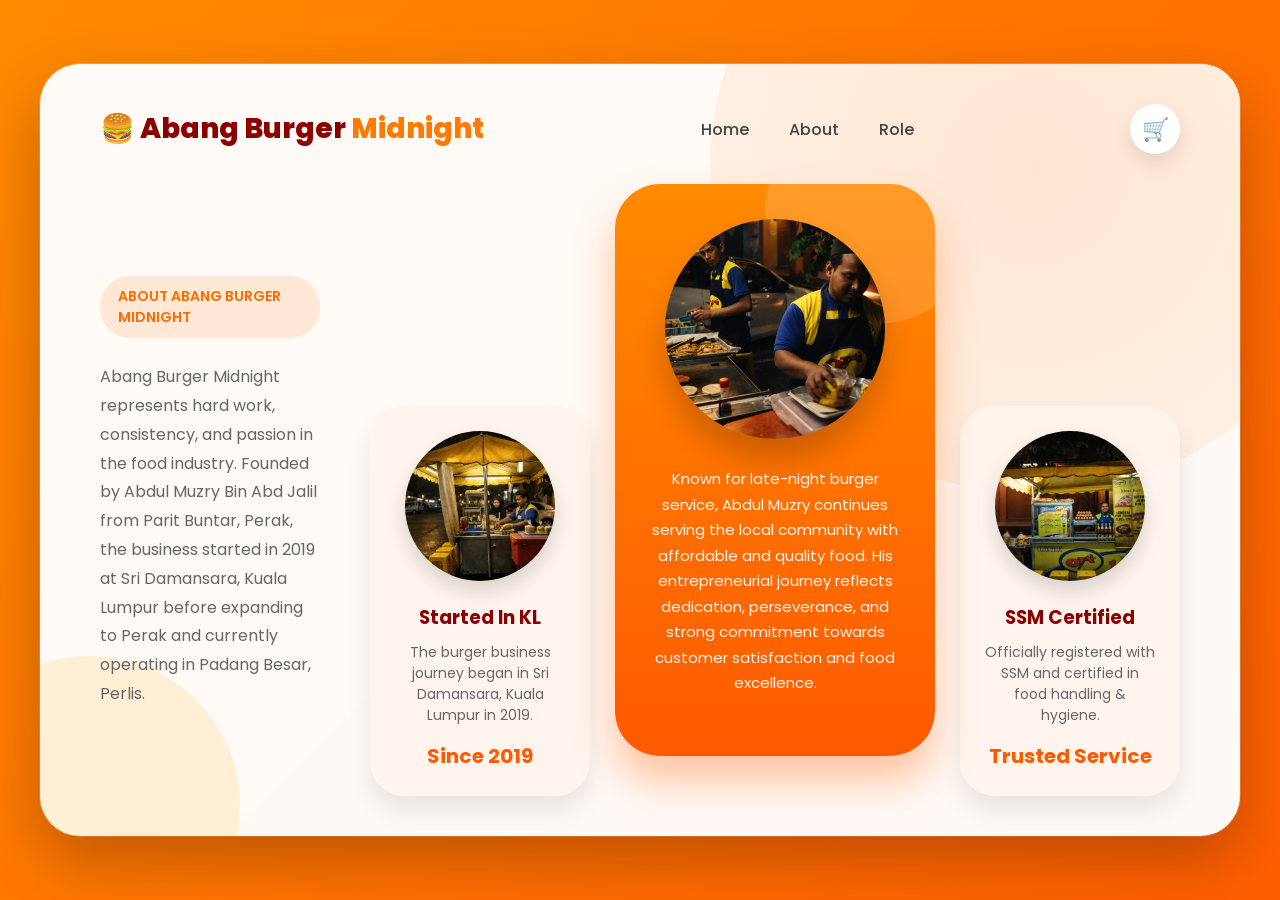
<file: about.html>
<!DOCTYPE html>
<html lang="en">
<head>
  <meta charset="UTF-8">
  <meta name="viewport" content="width=device-width, initial-scale=1.0">
  <title>About | Abang Burger Midnight</title>

  <link rel="stylesheet" href="about.css">

  <link rel="preconnect" href="https://fonts.googleapis.com">
  <link rel="preconnect" href="https://fonts.gstatic.com" crossorigin>

  <link href="https://fonts.googleapis.com/css2?family=Poppins:wght@300;400;500;600;700;800&display=swap" rel="stylesheet">
</head>
<body>

  <section class="about-wrapper">

    <!-- NAVBAR -->
    <header>

      <div class="logo">
        🍔 Abang Burger <span>Midnight</span>
      </div>

       <nav>
      <a href="index.html">Home</a>
      <a href="about.html">About</a>
      <a href="role.html">Role</a>
    </nav>

      <div class="icons">
        🛒
      </div>

    </header>

    <div class="hero-section">

      <div class="left-text">

        <span class="tag">ABOUT ABANG BURGER MIDNIGHT</span>

        <p>
          Abang Burger Midnight represents hard work, consistency, and passion in the food industry. Founded by Abdul Muzry Bin Abd Jalil from Parit Buntar, Perak, the business started in 2019 at Sri Damansara, Kuala Lumpur before expanding to Perak and currently operating in Padang Besar, Perlis.
        </p>

      </div>

      <div class="burger-showcase">

        <!-- LEFT CARD -->
        <div class="small-card">

          <img src="images/burger2.jpg">

          <h3>Started In KL</h3>

          <p>
            The burger business journey began in Sri Damansara, Kuala Lumpur in 2019.
          </p>

          <span>Since 2019</span>

        </div>

        <div class="main-card">

          <div class="glow"></div>

          <img src="images/burger3.jpg">

          <p>
            Known for late-night burger service, Abdul Muzry continues serving the local community with affordable and quality food. His entrepreneurial journey reflects dedication, perseverance, and strong commitment towards customer satisfaction and food excellence.
          </p>

        </div>

        <div class="small-card">

          <img src="images/burger4.jpg">

          <h3>SSM Certified</h3>

          <p>
            Officially registered with SSM and certified in food handling & hygiene.
          </p>

          <span>Trusted Service</span>

        </div>

      </div>

    </div>

  </section>

</body>
</html>
</file>
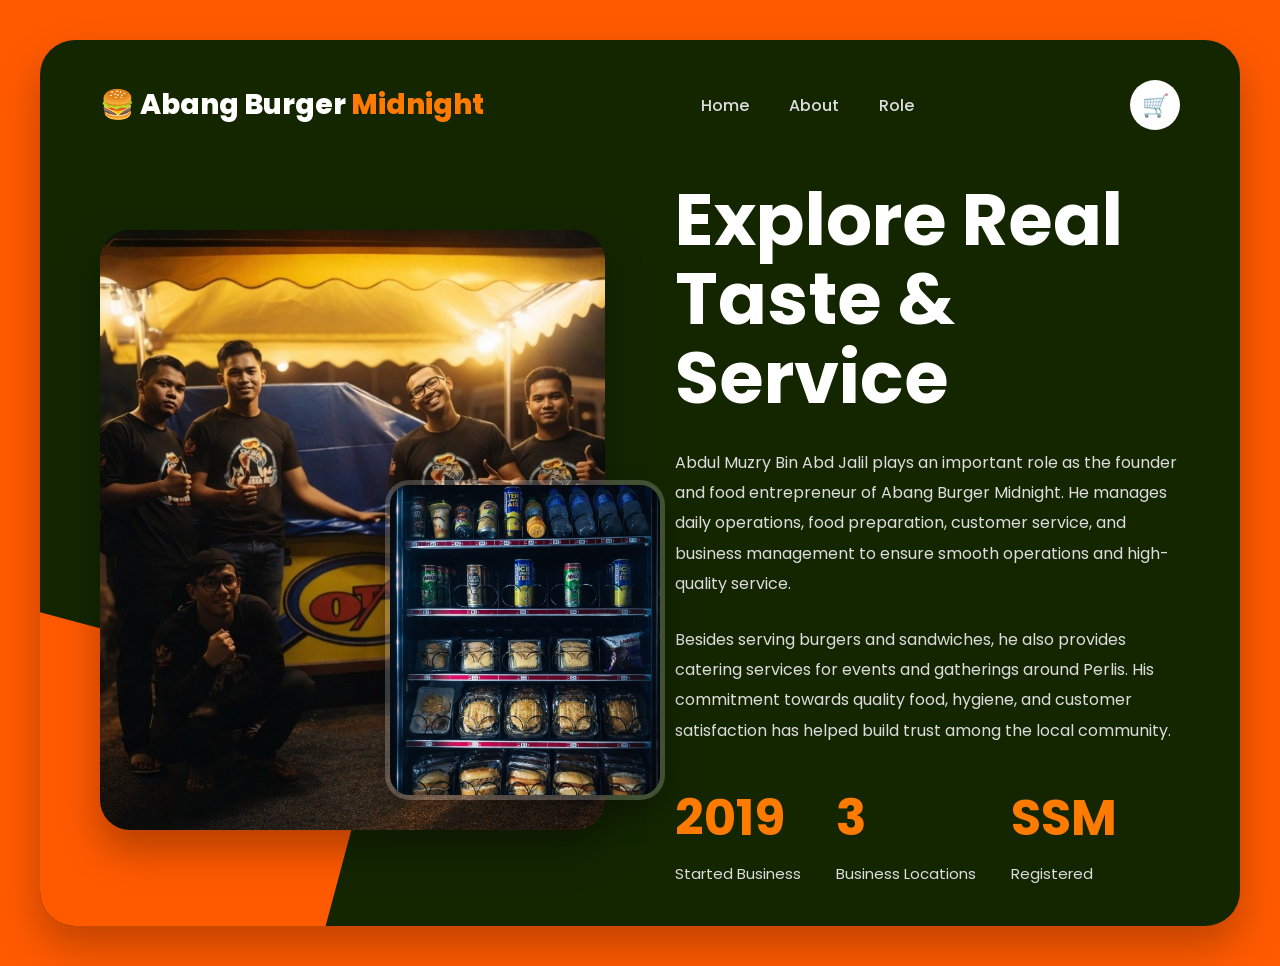
<file: role.html>
<!-- role.html -->

<!DOCTYPE html>
<html lang="en">
<head>
  <meta charset="UTF-8">
  <meta name="viewport" content="width=device-width, initial-scale=1.0">

  <title>Role | Abang Burger Midnight</title>

  <link rel="stylesheet" href="role.css">

  <link rel="preconnect" href="https://fonts.googleapis.com">
  <link href="https://fonts.googleapis.com/css2?family=Poppins:wght@300;400;500;600;700;800&display=swap" rel="stylesheet">
</head>

<body>

  <section class="role-section">

    <!-- NAVBAR -->
    <header>

      <div class="logo">
        🍔 Abang Burger <span>Midnight</span>
      </div>

      <nav>
      <a href="index.html">Home</a>
      <a href="about.html">About</a>
      <a href="role.html">Role</a>
    </nav>

      <div class="cart">
        🛒
      </div>

    </header>
    <div class="role-container">

      <!-- IMAGE SIDE -->

      <div class="image-side">

        <div class="big-image">
          <img src="images/burger.jpg">
        </div>

        <div class="small-image">
          <img src="images/burger1.jpg">
        </div>

      </div>
      <div class="text-side">


        <h1>
          Explore Real <br>
          Taste & Service
        </h1>

        <p>
          Abdul Muzry Bin Abd Jalil plays an important role as the founder
          and food entrepreneur of Abang Burger Midnight. He manages daily
          operations, food preparation, customer service, and business
          management to ensure smooth operations and high-quality service.
        </p>

        <p>
          Besides serving burgers and sandwiches, he also provides catering
          services for events and gatherings around Perlis. His commitment
          towards quality food, hygiene, and customer satisfaction has helped
          build trust among the local community.
        </p>

        <div class="stats">

          <div class="stat-box">
            <h2>2019</h2>
            <span>Started Business</span>
          </div>

          <div class="stat-box">
            <h2>3</h2>
            <span>Business Locations</span>
          </div>

          <div class="stat-box">
            <h2>SSM</h2>
            <span>Registered</span>
          </div>

        </div>

      </div>

    </div>

  </section>

</body>
</html>
</file>
<file: about.css>
*{
  margin:0;
  padding:0;
  box-sizing:border-box;
  font-family:'Poppins', sans-serif;
}

body{
  min-height:100vh;

  background:linear-gradient(135deg,#ff8a00,#ff5e00);

  display:flex;
  justify-content:center;
  align-items:center;

  padding:40px;
}

.about-wrapper{
  width:100%;
  max-width:1350px;

  background:rgba(255,255,255,0.96);

  backdrop-filter:blur(10px);

  border-radius:40px;

  padding:40px 60px;

  box-shadow:
  0 25px 60px rgba(0,0,0,0.25),
  0 0 0 1px rgba(255,255,255,0.2);

  position:relative;

  overflow:hidden;
}

.about-wrapper::before{
  content:"";

  position:absolute;

  width:650px;
  height:650px;

  border-radius:50%;

  background:radial-gradient(circle,#ffe6d2,#fff3ea);

  top:-220px;
  right:-120px;
}

.about-wrapper::after{
  content:"";

  position:absolute;

  width:300px;
  height:300px;

  border-radius:50%;

  background:rgba(255,166,0,0.12);

  bottom:-120px;
  left:-100px;
}

header{
  display:flex;
  justify-content:space-between;
  align-items:center;

  position:relative;
  z-index:5;
}

.logo{
  font-size:28px;
  font-weight:800;

  color:#8b0000;
}

.logo span{
  color:#ff7a00;
}

nav a{
  text-decoration:none;

  margin:0 18px;

  color:#444;

  font-weight:500;

  transition:0.3s;
}

nav a:hover,
nav .active{
  color:#ff5a00;
}

.icons{
  width:50px;
  height:50px;

  background:#fff;

  border-radius:50%;

  display:flex;
  justify-content:center;
  align-items:center;

  font-size:22px;

  box-shadow:0 10px 20px rgba(0,0,0,0.1);
}

.hero-section{
  display:flex;
  justify-content:space-between;
  align-items:center;

  margin-top:70px;

  gap:50px;

  position:relative;
  z-index:5;
}

/* LEFT TEXT */

.left-text{
  max-width:500px;
}

.tag{
  background:#ffe8d5;

  color:#ff6b00;

  padding:10px 18px;

  border-radius:30px;

  font-size:14px;
  font-weight:600;

  display:inline-block;

  margin-bottom:25px;
}

.left-text h1{
  font-size:72px;
  line-height:1.05;

  color:#8b0000;

  margin-bottom:25px;
}

.left-text p{
  color:#666;

  line-height:1.8;

  margin-bottom:35px;

  font-size:16px;
}

.buttons{
  display:flex;
  gap:18px;
}

.primary-btn{
  background:linear-gradient(135deg,#ff7300,#ff3c00);

  color:white;

  border:none;

  padding:16px 32px;

  border-radius:40px;

  font-size:15px;
  font-weight:600;

  cursor:pointer;

  box-shadow:0 10px 20px rgba(255,94,0,0.3);

  transition:0.3s;
}

.primary-btn:hover{
  transform:translateY(-4px);
}

.secondary-btn{
  background:white;

  border:none;

  padding:16px 32px;

  border-radius:40px;

  font-size:15px;
  font-weight:600;

  cursor:pointer;

  box-shadow:0 10px 20px rgba(0,0,0,0.08);

  transition:0.3s;
}

.secondary-btn:hover{
  transform:translateY(-4px);
}

.burger-showcase{
  display:flex;
  align-items:flex-end;

  gap:25px;
}

/* SMALL CARD */

.small-card{
  width:220px;

  background:rgba(255,245,238,0.9);

  border-radius:35px;

  padding:25px;

  text-align:center;

  box-shadow:0 15px 25px rgba(0,0,0,0.08);

  transition:0.3s;
}

.small-card:hover{
  transform:translateY(-10px);
}

.small-card img{
  width:150px;
  height:150px;

  object-fit:cover;

  border-radius:50%;

  margin-bottom:15px;

  box-shadow:0 10px 20px rgba(0,0,0,0.15);
}

.small-card h3{
  color:#8b0000;

  margin-bottom:10px;
}

.small-card p{
  color:#666;

  font-size:14px;

  margin-bottom:15px;
}

.small-card span{
  color:#ff5a00;

  font-weight:700;

  font-size:20px;
}

.main-card{
  width:320px;

  background:linear-gradient(180deg,#ff8a00,#ff5a00);

  border-radius:45px;

  padding:35px;

  text-align:center;

  position:relative;

  transform:translateY(-40px);

  box-shadow:0 25px 40px rgba(255,94,0,0.35);

  overflow:hidden;

  transition:0.3s;
}

.main-card:hover{
  transform:translateY(-55px);
}

.glow{
  position:absolute;

  width:220px;
  height:220px;

  background:rgba(255,255,255,0.15);

  border-radius:50%;

  top:-80px;
  right:-50px;
}

.main-card img{
  width:220px;
  height:220px;

  object-fit:cover;

  border-radius:50%;

  margin-bottom:20px;

  position:relative;
  z-index:2;

  box-shadow:0 20px 30px rgba(0,0,0,0.2);
}

.main-card h2{
  font-size:50px;

  color:white;

  margin-bottom:15px;

  position:relative;
  z-index:2;
}

.main-card p{
  color:#fff4ee;

  font-size:15px;

  line-height:1.7;

  margin-bottom:25px;

  position:relative;
  z-index:2;
}

.price-row{
  display:flex;
  justify-content:space-between;
  align-items:center;

  position:relative;
  z-index:2;
}

.price-row h4{
  color:white;

  font-size:28px;
}

.price-row button{
  background:#8b0000;

  color:white;

  border:none;

  padding:14px 22px;

  border-radius:30px;

  font-weight:600;

  cursor:pointer;

  transition:0.3s;
}

.price-row button:hover{
  background:#5e0000;
}

/* RESPONSIVE */

@media(max-width:1100px){

  .hero-section{
    flex-direction:column;

    text-align:center;
  }

  .burger-showcase{
    flex-wrap:wrap;
    justify-content:center;
  }

  .buttons{
    justify-content:center;
  }

  .left-text h1{
    font-size:55px;
  }

}

@media(max-width:700px){

  body{
    padding:20px;
  }

  .about-wrapper{
    padding:30px;
  }

  header{
    flex-direction:column;
    gap:20px;
  }

  nav{
    display:flex;
    flex-wrap:wrap;
    justify-content:center;
  }

  .left-text h1{
    font-size:42px;
  }

  .main-card{
    width:100%;
  }

}
</file>
<file: role.css>
*{
  margin:0;
  padding:0;
  box-sizing:border-box;
  font-family:'Poppins', sans-serif;
}

body{
  background:#ff5a00;

  min-height:100vh;

  display:flex;
  justify-content:center;
  align-items:center;

  padding:40px;
}

.role-section{
  width:100%;
  max-width:1400px;

  background:#132600;

  border-radius:35px;

  padding:40px 60px;

  position:relative;

  overflow:hidden;

  box-shadow:0 20px 40px rgba(0,0,0,0.25);
}

.role-section::before{
  content:"";

  position:absolute;

  width:400px;
  height:400px;

  background:#ff5a00;

  bottom:-120px;
  left:-100px;

  border-radius:40px;

  transform:rotate(15deg);
}

header{
  display:flex;
  justify-content:space-between;
  align-items:center;

  margin-bottom:50px;

  position:relative;
  z-index:5;
}

.logo{
  font-size:28px;
  font-weight:800;

  color:white;
}

.logo span{
  color:#ff7b00;
}

nav a{
  text-decoration:none;

  color:#ddd;

  margin:0 18px;

  font-weight:500;

  transition:0.3s;
}

nav a:hover,
nav .active{
  color:#ff7b00;
}

.cart{
  width:50px;
  height:50px;

  background:white;

  border-radius:50%;

  display:flex;
  justify-content:center;
  align-items:center;

  font-size:22px;
}


.role-container{
  display:flex;
  justify-content:space-between;
  align-items:center;

  gap:70px;

  position:relative;
  z-index:5;
}


.image-side{
  position:relative;

  width:50%;
}

.big-image img{
  width:100%;

  border-radius:30px;

  object-fit:cover;

  height:600px;

  box-shadow:0 20px 40px rgba(0,0,0,0.3);
}

.small-image{
  position:absolute;

  bottom:30px;
  right:-60px;
}

.small-image img{
  width:280px;
  height:320px;

  object-fit:cover;

  border-radius:25px;

  border:5px solid rgba(255,255,255,0.2);

  box-shadow:0 15px 30px rgba(0,0,0,0.3);
}

.text-side{
  width:50%;

  color:white;
}

.tag{
  background:rgba(255,255,255,0.1);

  color:#ff9a3d;

  padding:10px 20px;

  border-radius:30px;

  font-size:14px;
  font-weight:600;

  display:inline-block;

  margin-bottom:25px;
}

.text-side h1{
  font-size:72px;

  line-height:1.1;

  margin-bottom:30px;
}

.text-side p{
  color:#ddd;

  line-height:1.9;

  margin-bottom:25px;

  font-size:16px;
}

.stats{
  display:flex;

  gap:35px;

  margin-top:35px;

  flex-wrap:wrap;
}

.stat-box h2{
  font-size:50px;

  color:#ff7b00;

  margin-bottom:5px;
}

.stat-box span{
  color:#ddd;

  font-size:15px;
}

@media(max-width:1100px){

  .role-container{
    flex-direction:column;
  }

  .image-side,
  .text-side{
    width:100%;
  }

  .text-side{
    text-align:center;
  }

  .stats{
    justify-content:center;
  }

  .small-image{
    right:10px;
  }

}

@media(max-width:700px){

  body{
    padding:20px;
  }

  .role-section{
    padding:30px;
  }

  header{
    flex-direction:column;
    gap:20px;
  }

  nav{
    display:flex;
    flex-wrap:wrap;
    justify-content:center;
  }

  .text-side h1{
    font-size:46px;
  }

  .big-image img{
    height:400px;
  }

  .small-image img{
    width:180px;
    height:220px;
  }

}
</file>
